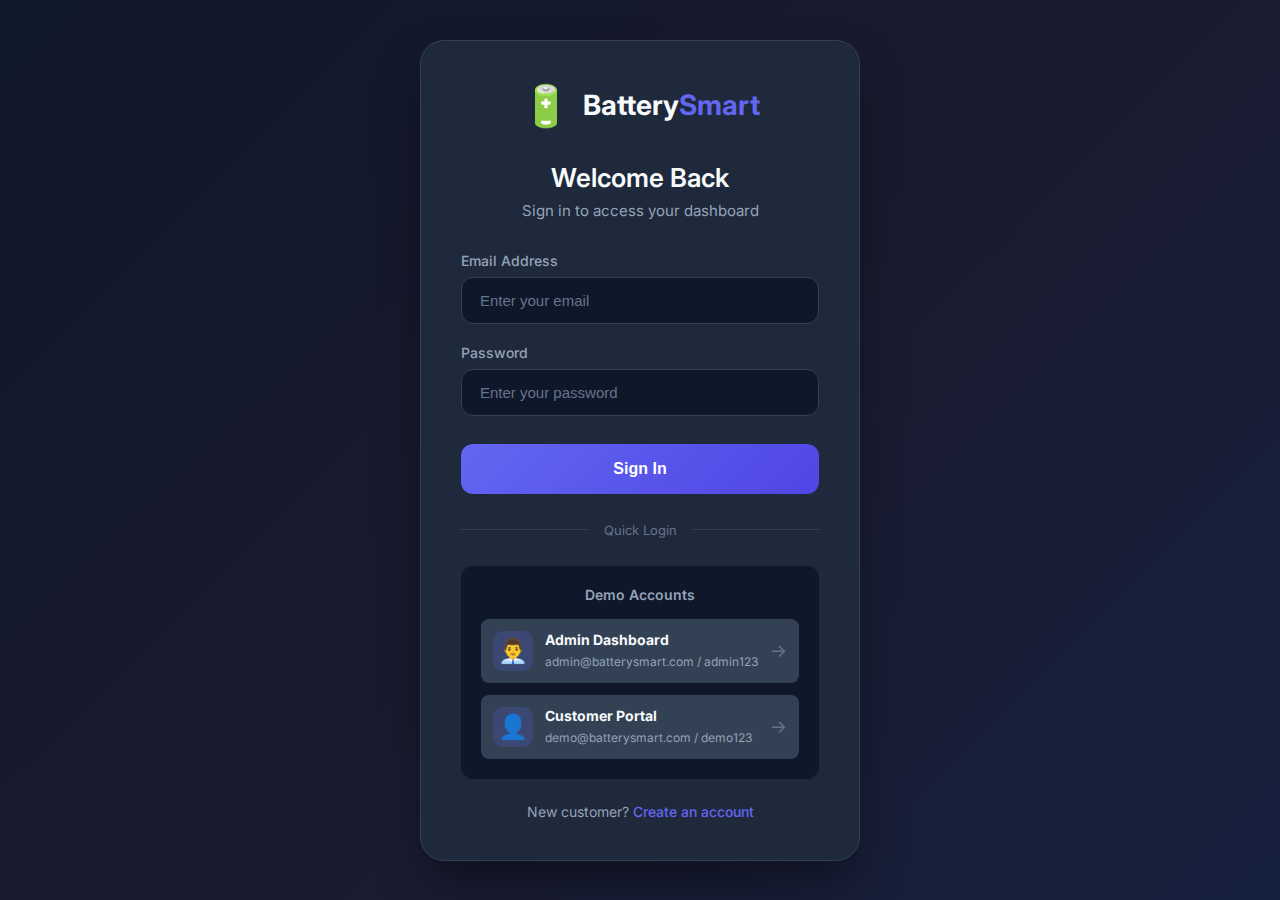
<file: dashboard/templates/login.html>
<!DOCTYPE html>
<html lang="en">

<head>
    <meta charset="UTF-8">
    <meta name="viewport" content="width=device-width, initial-scale=1.0">
    <title>Battery Smart - Login</title>
    <link href="https://fonts.googleapis.com/css2?family=Inter:wght@300;400;500;600;700&display=swap" rel="stylesheet">
    <style>
        :root {
            --primary: #6366f1;
            --primary-dark: #4f46e5;
            --primary-light: #818cf8;
            --bg-dark: #0f172a;
            --bg-card: #1e293b;
            --bg-card-hover: #334155;
            --border-color: #334155;
            --text-primary: #f8fafc;
            --text-secondary: #94a3b8;
            --text-muted: #64748b;
            --success: #10b981;
            --danger: #ef4444;
        }

        * {
            margin: 0;
            padding: 0;
            box-sizing: border-box;
        }

        body {
            font-family: 'Inter', sans-serif;
            background: linear-gradient(135deg, var(--bg-dark) 0%, #1a1a2e 50%, #16213e 100%);
            min-height: 100vh;
            display: flex;
            align-items: center;
            justify-content: center;
            padding: 20px;
        }

        .login-container {
            background: var(--bg-card);
            border-radius: 24px;
            padding: 40px;
            width: 100%;
            max-width: 440px;
            border: 1px solid var(--border-color);
            box-shadow: 0 25px 50px -12px rgba(0, 0, 0, 0.5);
        }

        .logo {
            display: flex;
            align-items: center;
            justify-content: center;
            gap: 12px;
            margin-bottom: 32px;
        }

        .logo-icon {
            font-size: 40px;
            animation: pulse 2s infinite;
        }

        @keyframes pulse {

            0%,
            100% {
                transform: scale(1);
            }

            50% {
                transform: scale(1.1);
            }
        }

        .logo-text {
            font-size: 28px;
            font-weight: 700;
            color: var(--text-primary);
        }

        .logo-text .accent {
            color: var(--primary);
        }

        .login-header {
            text-align: center;
            margin-bottom: 32px;
        }

        .login-header h1 {
            font-size: 26px;
            font-weight: 600;
            color: var(--text-primary);
            margin-bottom: 8px;
        }

        .login-header p {
            color: var(--text-secondary);
            font-size: 15px;
        }

        .form-group {
            margin-bottom: 20px;
        }

        .form-group label {
            display: block;
            margin-bottom: 8px;
            font-weight: 500;
            color: var(--text-secondary);
            font-size: 14px;
        }

        .form-group input {
            width: 100%;
            padding: 14px 18px;
            background: var(--bg-dark);
            border: 1px solid var(--border-color);
            border-radius: 12px;
            color: var(--text-primary);
            font-size: 15px;
            transition: all 0.3s ease;
        }

        .form-group input:focus {
            outline: none;
            border-color: var(--primary);
            box-shadow: 0 0 0 3px rgba(99, 102, 241, 0.2);
        }

        .form-group input::placeholder {
            color: var(--text-muted);
        }

        .btn-primary {
            width: 100%;
            padding: 16px;
            background: linear-gradient(135deg, var(--primary) 0%, var(--primary-dark) 100%);
            color: white;
            border: none;
            border-radius: 12px;
            font-size: 16px;
            font-weight: 600;
            cursor: pointer;
            transition: all 0.3s ease;
            margin-top: 8px;
        }

        .btn-primary:hover {
            transform: translateY(-2px);
            box-shadow: 0 10px 30px rgba(99, 102, 241, 0.3);
        }

        .btn-primary:disabled {
            opacity: 0.6;
            cursor: not-allowed;
            transform: none;
        }

        .error-message {
            background: rgba(239, 68, 68, 0.1);
            border: 1px solid var(--danger);
            border-radius: 8px;
            padding: 12px 16px;
            color: var(--danger);
            font-size: 14px;
            margin-bottom: 20px;
            display: none;
        }

        .divider {
            display: flex;
            align-items: center;
            margin: 28px 0;
            color: var(--text-muted);
            font-size: 13px;
        }

        .divider::before,
        .divider::after {
            content: '';
            flex: 1;
            height: 1px;
            background: var(--border-color);
        }

        .divider span {
            padding: 0 16px;
        }

        .demo-credentials {
            background: var(--bg-dark);
            border-radius: 12px;
            padding: 20px;
        }

        .demo-credentials h3 {
            font-size: 14px;
            font-weight: 600;
            color: var(--text-secondary);
            margin-bottom: 16px;
            text-align: center;
        }

        .credential-row {
            display: flex;
            align-items: center;
            gap: 12px;
            margin-bottom: 12px;
            padding: 12px;
            background: var(--bg-card-hover);
            border-radius: 8px;
            cursor: pointer;
            transition: all 0.2s ease;
        }

        .credential-row:last-child {
            margin-bottom: 0;
        }

        .credential-row:hover {
            background: var(--primary);
        }

        .credential-icon {
            font-size: 24px;
            width: 40px;
            height: 40px;
            display: flex;
            align-items: center;
            justify-content: center;
            background: rgba(99, 102, 241, 0.2);
            border-radius: 10px;
        }

        .credential-info {
            flex: 1;
        }

        .credential-info strong {
            display: block;
            color: var(--text-primary);
            font-size: 14px;
            margin-bottom: 2px;
        }

        .credential-info span {
            color: var(--text-secondary);
            font-size: 12px;
        }

        .credential-arrow {
            color: var(--text-muted);
            font-size: 18px;
        }

        .switch-auth {
            text-align: center;
            margin-top: 24px;
            color: var(--text-secondary);
            font-size: 14px;
        }

        .switch-auth a {
            color: var(--primary);
            text-decoration: none;
            font-weight: 500;
        }

        .switch-auth a:hover {
            text-decoration: underline;
        }

        /* Signup specific styles */
        .signup-container {
            display: none;
        }

        .signup-container.active {
            display: block;
        }

        .login-container.signup-mode .login-form {
            display: none;
        }

        .login-container.signup-mode .signup-container {
            display: block;
        }

        .form-row {
            display: grid;
            grid-template-columns: 1fr 1fr;
            gap: 16px;
        }
    </style>
</head>

<body>
    <div class="login-container" id="auth-container">
        <!-- Login Form -->
        <div class="login-form">
            <div class="logo">
                <span class="logo-icon">🔋</span>
                <span class="logo-text">Battery<span class="accent">Smart</span></span>
            </div>

            <div class="login-header">
                <h1>Welcome Back</h1>
                <p>Sign in to access your dashboard</p>
            </div>

            <div id="error-message" class="error-message"></div>

            <form id="login-form" onsubmit="handleLogin(event)">
                <div class="form-group">
                    <label>Email Address</label>
                    <input type="email" id="login-email" placeholder="Enter your email" required>
                </div>

                <div class="form-group">
                    <label>Password</label>
                    <input type="password" id="login-password" placeholder="Enter your password" required>
                </div>

                <button type="submit" class="btn-primary" id="login-btn">Sign In</button>
            </form>

            <div class="divider">
                <span>Quick Login</span>
            </div>

            <div class="demo-credentials">
                <h3>Demo Accounts</h3>

                <div class="credential-row" onclick="fillCredentials('admin@batterysmart.com', 'admin123')">
                    <div class="credential-icon">👨‍💼</div>
                    <div class="credential-info">
                        <strong>Admin Dashboard</strong>
                        <span>admin@batterysmart.com / admin123</span>
                    </div>
                    <span class="credential-arrow">→</span>
                </div>

                <div class="credential-row" onclick="fillCredentials('demo@batterysmart.com', 'demo123')">
                    <div class="credential-icon">👤</div>
                    <div class="credential-info">
                        <strong>Customer Portal</strong>
                        <span>demo@batterysmart.com / demo123</span>
                    </div>
                    <span class="credential-arrow">→</span>
                </div>
            </div>

            <p class="switch-auth">
                New customer? <a href="#" onclick="showSignup()">Create an account</a>
            </p>
        </div>

        <!-- Signup Form -->
        <div class="signup-container">
            <div class="logo">
                <span class="logo-icon">🔋</span>
                <span class="logo-text">Battery<span class="accent">Smart</span></span>
            </div>

            <div class="login-header">
                <h1>Create Account</h1>
                <p>Join Battery Smart today</p>
            </div>

            <div id="signup-error-message" class="error-message"></div>

            <form id="signup-form" onsubmit="handleSignup(event)">
                <div class="form-group">
                    <label>Full Name</label>
                    <input type="text" id="signup-name" placeholder="Enter your full name" required>
                </div>

                <div class="form-group">
                    <label>Email Address</label>
                    <input type="email" id="signup-email" placeholder="Enter your email" required>
                </div>

                <div class="form-row">
                    <div class="form-group">
                        <label>Phone Number</label>
                        <input type="tel" id="signup-phone" placeholder="Phone number" required>
                    </div>

                    <div class="form-group">
                        <label>City</label>
                        <input type="text" id="signup-city" placeholder="Your city">
                    </div>
                </div>

                <div class="form-group">
                    <label>Password</label>
                    <input type="password" id="signup-password" placeholder="Create a password" required minlength="6">
                </div>

                <button type="submit" class="btn-primary">Create Account</button>
            </form>

            <p class="switch-auth">
                Already have an account? <a href="#" onclick="showLogin()">Sign in</a>
            </p>
        </div>
    </div>

    <script>
        function fillCredentials(email, password) {
            document.getElementById('login-email').value = email;
            document.getElementById('login-password').value = password;
            handleLogin(new Event('submit'));
        }

        function showError(message) {
            const errorDiv = document.getElementById('error-message');
            errorDiv.textContent = message;
            errorDiv.style.display = 'block';
        }

        function hideError() {
            document.getElementById('error-message').style.display = 'none';
        }

        function showSignup() {
            document.getElementById('auth-container').classList.add('signup-mode');
        }

        function showLogin() {
            document.getElementById('auth-container').classList.remove('signup-mode');
        }

        async function handleLogin(event) {
            event.preventDefault();
            hideError();

            const email = document.getElementById('login-email').value;
            const password = document.getElementById('login-password').value;
            const btn = document.getElementById('login-btn');

            btn.disabled = true;
            btn.textContent = 'Signing in...';

            try {
                const response = await fetch('/api/auth/login', {
                    method: 'POST',
                    headers: { 'Content-Type': 'application/json' },
                    body: JSON.stringify({ email, password })
                });

                const data = await response.json();

                if (data.success) {
                    window.location.href = data.redirect;
                } else {
                    showError(data.error || 'Invalid credentials');
                    btn.disabled = false;
                    btn.textContent = 'Sign In';
                }
            } catch (error) {
                showError('Login failed. Please try again.');
                btn.disabled = false;
                btn.textContent = 'Sign In';
            }
        }

        async function handleSignup(event) {
            event.preventDefault();

            const name = document.getElementById('signup-name').value;
            const email = document.getElementById('signup-email').value;
            const phone = document.getElementById('signup-phone').value;
            const city = document.getElementById('signup-city').value;
            const password = document.getElementById('signup-password').value;

            try {
                const response = await fetch('/api/auth/signup', {
                    method: 'POST',
                    headers: { 'Content-Type': 'application/json' },
                    body: JSON.stringify({ name, email, phone, city, password })
                });

                const data = await response.json();

                if (data.success) {
                    window.location.href = data.redirect;
                } else {
                    const errorDiv = document.getElementById('signup-error-message');
                    errorDiv.textContent = data.error || 'Signup failed';
                    errorDiv.style.display = 'block';
                }
            } catch (error) {
                const errorDiv = document.getElementById('signup-error-message');
                errorDiv.textContent = 'Signup failed. Please try again.';
                errorDiv.style.display = 'block';
            }
        }
    </script>
</body>

</html>
</file>
